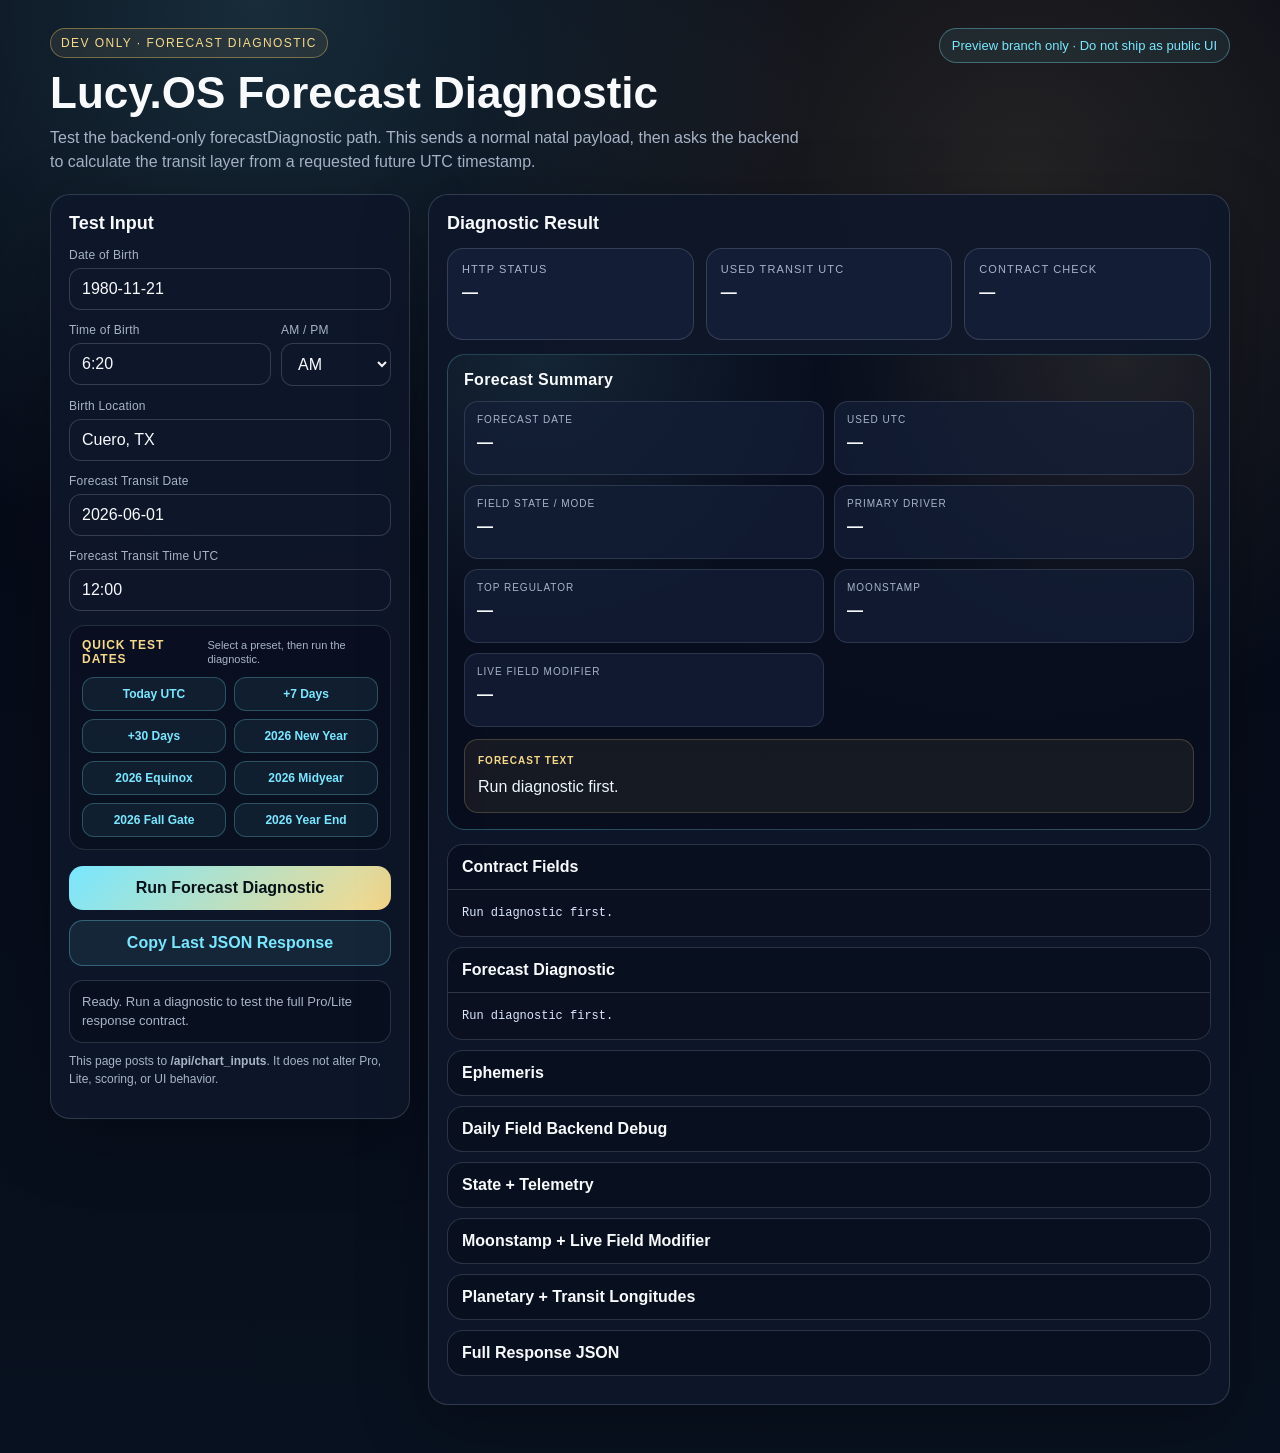
<file: forecast-diagnostic.html>
<!DOCTYPE html>
<html lang="en">
<head>
  <meta charset="UTF-8" />
  <meta name="viewport" content="width=device-width, initial-scale=1.0" />
  <title>Lucy.OS Forecast Diagnostic</title>
  <style>
    :root {
      --bg: #070b16;
      --panel: rgba(15, 23, 42, 0.92);
      --panel2: rgba(20, 31, 56, 0.92);
      --border: rgba(148, 163, 184, 0.25);
      --text: #f8fafc;
      --muted: #a7b4c8;
      --good: #56f0a4;
      --bad: #ff6b7a;
      --warn: #ffd166;
      --accent: #78e7ff;
      --gold: #f8d98a;
      --code: #0b1020;
    }

    * {
      box-sizing: border-box;
    }

    body {
      margin: 0;
      min-height: 100vh;
      font-family: Arial, Helvetica, sans-serif;
      color: var(--text);
      background:
        radial-gradient(circle at 20% 0%, rgba(120, 231, 255, 0.16), transparent 32%),
        radial-gradient(circle at 80% 12%, rgba(248, 217, 138, 0.12), transparent 34%),
        linear-gradient(180deg, #050814 0%, #08111f 100%);
    }

    .wrap {
      width: min(1180px, calc(100% - 28px));
      margin: 0 auto;
      padding: 28px 0 48px;
    }

    .top {
      display: flex;
      justify-content: space-between;
      gap: 16px;
      align-items: flex-start;
      margin-bottom: 20px;
    }

    .eyebrow {
      display: inline-flex;
      padding: 7px 10px;
      border: 1px solid rgba(255, 209, 102, 0.38);
      border-radius: 999px;
      color: var(--gold);
      font-size: 12px;
      letter-spacing: 0.12em;
      text-transform: uppercase;
      background: rgba(248, 217, 138, 0.08);
      margin-bottom: 12px;
    }

    h1 {
      margin: 0;
      font-size: clamp(28px, 4vw, 44px);
      line-height: 1.05;
    }

    .sub {
      margin: 10px 0 0;
      color: var(--muted);
      max-width: 760px;
      line-height: 1.5;
    }

    .pill {
      border: 1px solid rgba(120, 231, 255, 0.35);
      color: var(--accent);
      border-radius: 999px;
      padding: 9px 12px;
      font-size: 13px;
      white-space: nowrap;
      background: rgba(120, 231, 255, 0.07);
    }

    .grid {
      display: grid;
      grid-template-columns: 360px 1fr;
      gap: 18px;
      align-items: start;
    }

    .card {
      border: 1px solid var(--border);
      background: var(--panel);
      border-radius: 20px;
      padding: 18px;
      box-shadow: 0 18px 70px rgba(0, 0, 0, 0.25);
    }

    .card h2 {
      margin: 0 0 14px;
      font-size: 18px;
    }

    label {
      display: block;
      font-size: 12px;
      color: var(--muted);
      margin: 13px 0 6px;
      letter-spacing: 0.02em;
    }

    input,
    select,
    button {
      font: inherit;
    }

    input,
    select {
      width: 100%;
      border: 1px solid rgba(148, 163, 184, 0.28);
      border-radius: 12px;
      padding: 11px 12px;
      color: var(--text);
      background: rgba(15, 23, 42, 0.82);
      outline: none;
    }

    input:focus,
    select:focus {
      border-color: rgba(120, 231, 255, 0.75);
      box-shadow: 0 0 0 3px rgba(120, 231, 255, 0.10);
    }

    .row {
      display: grid;
      grid-template-columns: 1fr 110px;
      gap: 10px;
    }

    .preset-box {
      margin-top: 14px;
      border: 1px solid rgba(148, 163, 184, 0.20);
      background: rgba(8, 13, 28, 0.58);
      border-radius: 16px;
      padding: 12px;
    }

    .preset-head {
      display: flex;
      justify-content: space-between;
      align-items: baseline;
      gap: 10px;
      margin-bottom: 10px;
    }

    .preset-title {
      font-size: 12px;
      color: var(--gold);
      font-weight: 800;
      letter-spacing: 0.08em;
      text-transform: uppercase;
    }

    .preset-note {
      font-size: 11px;
      color: var(--muted);
      line-height: 1.3;
    }

    .preset-grid {
      display: grid;
      grid-template-columns: repeat(2, minmax(0, 1fr));
      gap: 8px;
    }

    .preset-btn {
      border: 1px solid rgba(120, 231, 255, 0.26);
      border-radius: 12px;
      padding: 9px 10px;
      cursor: pointer;
      color: var(--accent);
      background: rgba(120, 231, 255, 0.07);
      font-size: 12px;
      font-weight: 800;
      text-align: center;
    }

    .preset-btn:hover {
      border-color: rgba(248, 217, 138, 0.50);
      color: var(--gold);
      background: rgba(248, 217, 138, 0.08);
    }

    .btn {
      width: 100%;
      margin-top: 16px;
      border: 0;
      border-radius: 14px;
      padding: 13px 14px;
      cursor: pointer;
      color: #041018;
      font-weight: 800;
      background: linear-gradient(135deg, var(--accent), var(--gold));
    }

    .btn.secondary {
      background: rgba(120, 231, 255, 0.08);
      color: var(--accent);
      border: 1px solid rgba(120, 231, 255, 0.32);
      margin-top: 10px;
    }

    .status {
      margin-top: 14px;
      padding: 12px;
      border-radius: 14px;
      background: rgba(8, 13, 28, 0.72);
      border: 1px solid var(--border);
      color: var(--muted);
      line-height: 1.45;
      font-size: 13px;
    }

    .status.good {
      color: var(--good);
      border-color: rgba(86, 240, 164, 0.35);
      background: rgba(86, 240, 164, 0.08);
    }

    .status.bad {
      color: var(--bad);
      border-color: rgba(255, 107, 122, 0.35);
      background: rgba(255, 107, 122, 0.08);
    }

    .summary {
      display: grid;
      grid-template-columns: repeat(3, 1fr);
      gap: 12px;
      margin-bottom: 14px;
    }

    .mini {
      border: 1px solid var(--border);
      background: var(--panel2);
      border-radius: 16px;
      padding: 14px;
      min-height: 92px;
    }

    .mini .k {
      color: var(--muted);
      font-size: 11px;
      text-transform: uppercase;
      letter-spacing: 0.1em;
      margin-bottom: 8px;
    }

    .mini .v {
      font-weight: 800;
      line-height: 1.3;
      word-break: break-word;
    }

    .forecast-card {
      border: 1px solid rgba(120, 231, 255, 0.24);
      background:
        radial-gradient(circle at 12% 0%, rgba(120, 231, 255, 0.11), transparent 34%),
        radial-gradient(circle at 88% 0%, rgba(248, 217, 138, 0.10), transparent 36%),
        rgba(8, 13, 28, 0.82);
      border-radius: 18px;
      padding: 16px;
      margin: 0 0 14px;
    }

    .forecast-card h3 {
      margin: 0 0 12px;
      font-size: 16px;
      letter-spacing: 0.02em;
    }

    .forecast-summary-grid {
      display: grid;
      grid-template-columns: repeat(2, minmax(0, 1fr));
      gap: 10px;
      margin-bottom: 12px;
    }

    .summary-tile {
      border: 1px solid rgba(148, 163, 184, 0.20);
      background: rgba(20, 31, 56, 0.72);
      border-radius: 14px;
      padding: 12px;
      min-height: 74px;
    }

    .summary-tile .k {
      color: var(--muted);
      font-size: 10px;
      text-transform: uppercase;
      letter-spacing: 0.1em;
      margin-bottom: 7px;
    }

    .summary-tile .v {
      font-weight: 800;
      line-height: 1.35;
      word-break: break-word;
    }

    .forecast-text-box {
      border: 1px solid rgba(248, 217, 138, 0.20);
      background: rgba(248, 217, 138, 0.06);
      border-radius: 14px;
      padding: 13px;
      line-height: 1.5;
      color: #eef6ff;
      overflow-wrap: anywhere;
    }

    .forecast-text-box .k {
      color: var(--gold);
      font-size: 10px;
      text-transform: uppercase;
      letter-spacing: 0.1em;
      margin-bottom: 7px;
      font-weight: 800;
    }

    details {
      border: 1px solid var(--border);
      background: rgba(8, 13, 28, 0.72);
      border-radius: 16px;
      margin: 10px 0;
      overflow: hidden;
    }

    summary {
      cursor: pointer;
      padding: 13px 14px;
      color: var(--text);
      font-weight: 800;
      list-style: none;
    }

    summary::-webkit-details-marker {
      display: none;
    }

    pre {
      margin: 0;
      padding: 14px;
      background: var(--code);
      border-top: 1px solid var(--border);
      color: #dce7ff;
      overflow: auto;
      max-height: 360px;
      font-size: 12px;
      line-height: 1.5;
    }

    .missing {
      color: var(--bad);
      font-weight: 800;
    }

    .ok {
      color: var(--good);
      font-weight: 800;
    }

    .note {
      color: var(--muted);
      font-size: 12px;
      line-height: 1.45;
      margin-top: 10px;
    }

    @media (max-width: 880px) {
      .top {
        display: block;
      }

      .pill {
        display: inline-flex;
        margin-top: 14px;
      }

      .grid {
        grid-template-columns: 1fr;
      }

      .summary {
        grid-template-columns: 1fr;
      }

      .forecast-summary-grid {
        grid-template-columns: 1fr;
      }

      .preset-grid {
        grid-template-columns: 1fr;
      }

      .preset-head {
        display: block;
      }

      .preset-note {
        margin-top: 5px;
      }
    }
  </style>
</head>

<body>
  <main class="wrap">
    <div class="top">
      <div>
        <div class="eyebrow">DEV ONLY · Forecast Diagnostic</div>
        <h1>Lucy.OS Forecast Diagnostic</h1>
        <p class="sub">
          Test the backend-only forecastDiagnostic path. This sends a normal natal payload, then asks the backend to calculate the transit layer from a requested future UTC timestamp.
        </p>
      </div>
      <div class="pill">Preview branch only · Do not ship as public UI</div>
    </div>

    <div class="grid">
      <section class="card">
        <h2>Test Input</h2>

        <label for="dob">Date of Birth</label>
        <input id="dob" value="1980-11-21" placeholder="YYYY-MM-DD" />

        <div class="row">
          <div>
            <label for="tobRaw">Time of Birth</label>
            <input id="tobRaw" value="6:20" placeholder="6:20" />
          </div>
          <div>
            <label for="ampm">AM / PM</label>
            <select id="ampm">
              <option selected>AM</option>
              <option>PM</option>
            </select>
          </div>
        </div>

        <label for="locationText">Birth Location</label>
        <input id="locationText" value="Cuero, TX" placeholder="City, State/Country" />

        <label for="transitDate">Forecast Transit Date</label>
        <input id="transitDate" value="2026-06-01" placeholder="YYYY-MM-DD" />

        <label for="transitTime">Forecast Transit Time UTC</label>
        <input id="transitTime" value="12:00" placeholder="HH:MM" />

        <div class="preset-box">
          <div class="preset-head">
            <div class="preset-title">Quick Test Dates</div>
            <div class="preset-note">Select a preset, then run the diagnostic.</div>
          </div>

          <div class="preset-grid">
            <button type="button" class="preset-btn" data-preset="today">Today UTC</button>
            <button type="button" class="preset-btn" data-preset="plus7">+7 Days</button>
            <button type="button" class="preset-btn" data-preset="plus30">+30 Days</button>
            <button type="button" class="preset-btn" data-date="2026-01-01" data-time="12:00">2026 New Year</button>
            <button type="button" class="preset-btn" data-date="2026-03-21" data-time="12:00">2026 Equinox</button>
            <button type="button" class="preset-btn" data-date="2026-06-01" data-time="12:00">2026 Midyear</button>
            <button type="button" class="preset-btn" data-date="2026-09-22" data-time="12:00">2026 Fall Gate</button>
            <button type="button" class="preset-btn" data-date="2026-12-31" data-time="12:00">2026 Year End</button>
          </div>
        </div>

        <button class="btn" id="runBtn">Run Forecast Diagnostic</button>
        <button class="btn secondary" id="copyBtn">Copy Last JSON Response</button>

        <div id="status" class="status">
          Ready. Run a diagnostic to test the full Pro/Lite response contract.
        </div>

        <p class="note">
          This page posts to <strong>/api/chart_inputs</strong>. It does not alter Pro, Lite, scoring, or UI behavior.
        </p>
      </section>

      <section class="card">
        <h2>Diagnostic Result</h2>

        <div class="summary">
          <div class="mini">
            <div class="k">HTTP Status</div>
            <div class="v" id="statusCode">—</div>
          </div>
          <div class="mini">
            <div class="k">Used Transit UTC</div>
            <div class="v" id="usedUtc">—</div>
          </div>
          <div class="mini">
            <div class="k">Contract Check</div>
            <div class="v" id="contractCheck">—</div>
          </div>
        </div>

        <div class="forecast-card" id="forecastSummaryCard">
          <h3>Forecast Summary</h3>

          <div class="forecast-summary-grid">
            <div class="summary-tile">
              <div class="k">Forecast Date</div>
              <div class="v" id="summaryForecastDate">—</div>
            </div>

            <div class="summary-tile">
              <div class="k">Used UTC</div>
              <div class="v" id="summaryUsedUtc">—</div>
            </div>

            <div class="summary-tile">
              <div class="k">Field State / Mode</div>
              <div class="v" id="summaryFieldState">—</div>
            </div>

            <div class="summary-tile">
              <div class="k">Primary Driver</div>
              <div class="v" id="summaryPrimaryDriver">—</div>
            </div>

            <div class="summary-tile">
              <div class="k">Top Regulator</div>
              <div class="v" id="summaryTopRegulator">—</div>
            </div>

            <div class="summary-tile">
              <div class="k">Moonstamp</div>
              <div class="v" id="summaryMoonstamp">—</div>
            </div>

            <div class="summary-tile">
              <div class="k">Live Field Modifier</div>
              <div class="v" id="summaryLiveField">—</div>
            </div>
          </div>

          <div class="forecast-text-box">
            <div class="k">Forecast Text</div>
            <div id="summaryForecastText">Run diagnostic first.</div>
          </div>
        </div>

        <details open>
          <summary>Contract Fields</summary>
          <pre id="contractOutput">Run diagnostic first.</pre>
        </details>

        <details open>
          <summary>Forecast Diagnostic</summary>
          <pre id="forecastOutput">Run diagnostic first.</pre>
        </details>

        <details>
          <summary>Ephemeris</summary>
          <pre id="ephemerisOutput">Run diagnostic first.</pre>
        </details>

        <details>
          <summary>Daily Field Backend Debug</summary>
          <pre id="debugOutput">Run diagnostic first.</pre>
        </details>

        <details>
          <summary>State + Telemetry</summary>
          <pre id="stateOutput">Run diagnostic first.</pre>
        </details>

        <details>
          <summary>Moonstamp + Live Field Modifier</summary>
          <pre id="modifierOutput">Run diagnostic first.</pre>
        </details>

        <details>
          <summary>Planetary + Transit Longitudes</summary>
          <pre id="planetaryOutput">Run diagnostic first.</pre>
        </details>

        <details>
          <summary>Full Response JSON</summary>
          <pre id="fullOutput">Run diagnostic first.</pre>
        </details>
      </section>
    </div>
  </main>

  <script>
    const REQUIRED_FIELDS = [
      "state",
      "baselineState",
      "telemetry",
      "environment",
      "timing",
      "flags",
      "interpretation",
      "forecast",
      "moonstamp",
      "moonstampForecast",
      "ephemeris",
      "inputResolved",
      "planetary",
      "angles",
      "houses",
      "_longitudesDeg",
      "transitLongitudesDeg",
      "liveFieldModifier",
      "dailyFieldBackendDebug",
      "chartKernel",
      "debugEcho",
      "forecastDiagnostic"
    ];

    let lastResponse = null;

    function $(id) {
      return document.getElementById(id);
    }

    function pretty(value) {
      return JSON.stringify(value, null, 2);
    }

    function cleanValue(value, fallback = "—") {
      if (value === undefined || value === null || value === "") {
        return fallback;
      }

      return String(value);
    }

    function setText(id, value, fallback = "—") {
      const el = $(id);
      if (!el) return;
      el.textContent = cleanValue(value, fallback);
    }

    function setStatus(message, type) {
      const el = $("status");
      el.className = "status" + (type ? " " + type : "");
      el.textContent = message;
    }

    function pad2(value) {
      return String(value).padStart(2, "0");
    }

    function formatUtcDate(date) {
      return [
        date.getUTCFullYear(),
        pad2(date.getUTCMonth() + 1),
        pad2(date.getUTCDate())
      ].join("-");
    }

    function formatUtcTime(date) {
      return [
        pad2(date.getUTCHours()),
        pad2(date.getUTCMinutes())
      ].join(":");
    }

    function setForecastInputs(dateValue, timeValue) {
      $("transitDate").value = dateValue;
      $("transitTime").value = timeValue || "12:00";
      setStatus("Preset selected. Run the diagnostic to test this timestamp.", "");
    }

    function applyPreset(button) {
      const preset = button.getAttribute("data-preset");
      const fixedDate = button.getAttribute("data-date");
      const fixedTime = button.getAttribute("data-time") || "12:00";

      if (fixedDate) {
        setForecastInputs(fixedDate, fixedTime);
        return;
      }

      const now = new Date();

      if (preset === "today") {
        setForecastInputs(formatUtcDate(now), formatUtcTime(now));
        return;
      }

      if (preset === "plus7") {
        const future = new Date(now.getTime() + 7 * 24 * 60 * 60 * 1000);
        setForecastInputs(formatUtcDate(future), "12:00");
        return;
      }

      if (preset === "plus30") {
        const future = new Date(now.getTime() + 30 * 24 * 60 * 60 * 1000);
        setForecastInputs(formatUtcDate(future), "12:00");
      }
    }

    function getPayload() {
      return {
        dob: $("dob").value.trim(),
        tobRaw: $("tobRaw").value.trim(),
        ampm: $("ampm").value.trim(),
        locationText: $("locationText").value.trim(),
        forecastDiagnostic: true,
        transitDate: $("transitDate").value.trim(),
        transitTime: $("transitTime").value.trim() || "12:00"
      };
    }

    function getUsedUtc(data) {
      return (
        data?.forecastDiagnostic?.usedUtcDatetime ||
        data?.ephemeris?.transitUtcDatetime ||
        data?.dailyFieldBackendDebug?.transitUtcDatetime ||
        "—"
      );
    }

    function renderForecastSummary(data) {
      const forecastDiagnostic = data?.forecastDiagnostic || {};
      const requestedDate = forecastDiagnostic.requestedTransitDate;
      const requestedTime = forecastDiagnostic.requestedTransitTime;
      const usedUtc = getUsedUtc(data);

      const mode = data?.state?.mode;
      const forecastNowState = data?.forecast?.now?.state;
      const fieldState = [
        cleanValue(mode),
        forecastNowState ? "(" + forecastNowState + ")" : ""
      ].filter(Boolean).join(" ");

      const moonstamp = data?.moonstamp || {};
      const moonstampSummary = [
        moonstamp.state,
        moonstamp.phase,
        moonstamp.illumination !== undefined ? moonstamp.illumination + "% illum." : "",
        moonstamp.moonAge !== undefined ? moonstamp.moonAge + "d age" : ""
      ].filter(Boolean).join(" · ");

      const forecastDate = [
        requestedDate,
        requestedTime ? requestedTime + " UTC" : ""
      ].filter(Boolean).join(" · ");

      setText("summaryForecastDate", forecastDate);
      setText("summaryUsedUtc", usedUtc);
      setText("summaryFieldState", fieldState);
      setText("summaryPrimaryDriver", data?.telemetry?.primaryDriver);
      setText("summaryTopRegulator", data?.telemetry?.topRegulator);
      setText("summaryMoonstamp", moonstampSummary);
      setText("summaryLiveField", data?.liveFieldModifier?.displayTitle, "Unavailable");
      setText("summaryForecastText", data?.forecast?.now?.text, "—");
    }

    function renderResult(statusCode, data) {
      lastResponse = data;

      const missing = REQUIRED_FIELDS.filter((key) => !(key in data));
      const hasForecastDiagnostic = Boolean(data.forecastDiagnostic && data.forecastDiagnostic.enabled);

      $("statusCode").textContent = String(statusCode);
      $("usedUtc").textContent = getUsedUtc(data);

      renderForecastSummary(data);

      if (missing.length) {
        $("contractCheck").innerHTML = '<span class="missing">Missing fields</span>';
        setStatus("Contract check failed. Some expected Pro/Lite response fields are missing.", "bad");
      } else if (!hasForecastDiagnostic) {
        $("contractCheck").innerHTML = '<span class="missing">No forecast flag</span>';
        setStatus("Response returned, but forecastDiagnostic.enabled was not true.", "bad");
      } else {
        $("contractCheck").innerHTML = '<span class="ok">Intact</span>';
        setStatus("Success. Full Pro/Lite response contract appears intact and forecastDiagnostic is enabled.", "good");
      }

      $("contractOutput").textContent = pretty({
        requiredFields: REQUIRED_FIELDS,
        missingFields: missing,
        forecastDiagnosticEnabled: hasForecastDiagnostic
      });

      $("forecastOutput").textContent = pretty(data.forecastDiagnostic || null);
      $("ephemerisOutput").textContent = pretty(data.ephemeris || null);
      $("debugOutput").textContent = pretty(data.dailyFieldBackendDebug || null);
      $("stateOutput").textContent = pretty({
        state: data.state || null,
        baselineState: data.baselineState || null,
        telemetry: data.telemetry || null
      });
      $("modifierOutput").textContent = pretty({
        moonstamp: data.moonstamp || null,
        moonstampForecast: data.moonstampForecast || null,
        liveFieldModifier: data.liveFieldModifier || null
      });
      $("planetaryOutput").textContent = pretty({
        planetary: data.planetary || null,
        transitLongitudesDeg: data.transitLongitudesDeg || null,
        longitudesDeg: data._longitudesDeg || null
      });
      $("fullOutput").textContent = pretty(data);
    }

    async function runDiagnostic() {
      const payload = getPayload();

      $("runBtn").disabled = true;
      $("runBtn").textContent = "Running...";
      setStatus("Sending forecast diagnostic request...", "");

      try {
        const res = await fetch("/api/chart_inputs", {
          method: "POST",
          headers: {
            "Content-Type": "application/json"
          },
          body: JSON.stringify(payload)
        });

        const data = await res.json();

        if (!res.ok) {
          renderResult(res.status, data);
          setStatus("Backend returned an error: " + (data.error || res.status), "bad");
          return;
        }

        renderResult(res.status, data);
      } catch (error) {
        setStatus("Request failed: " + error.message, "bad");
        $("fullOutput").textContent = String(error && error.stack ? error.stack : error);
      } finally {
        $("runBtn").disabled = false;
        $("runBtn").textContent = "Run Forecast Diagnostic";
      }
    }

    async function copyLastResponse() {
      if (!lastResponse) {
        setStatus("No response to copy yet.", "bad");
        return;
      }

      try {
        await navigator.clipboard.writeText(pretty(lastResponse));
        setStatus("Copied last JSON response to clipboard.", "good");
      } catch (error) {
        setStatus("Could not copy response: " + error.message, "bad");
      }
    }

    document.querySelectorAll(".preset-btn").forEach((button) => {
      button.addEventListener("click", () => applyPreset(button));
    });

    $("runBtn").addEventListener("click", runDiagnostic);
    $("copyBtn").addEventListener("click", copyLastResponse);
  </script>
</body>
</html>
</file>
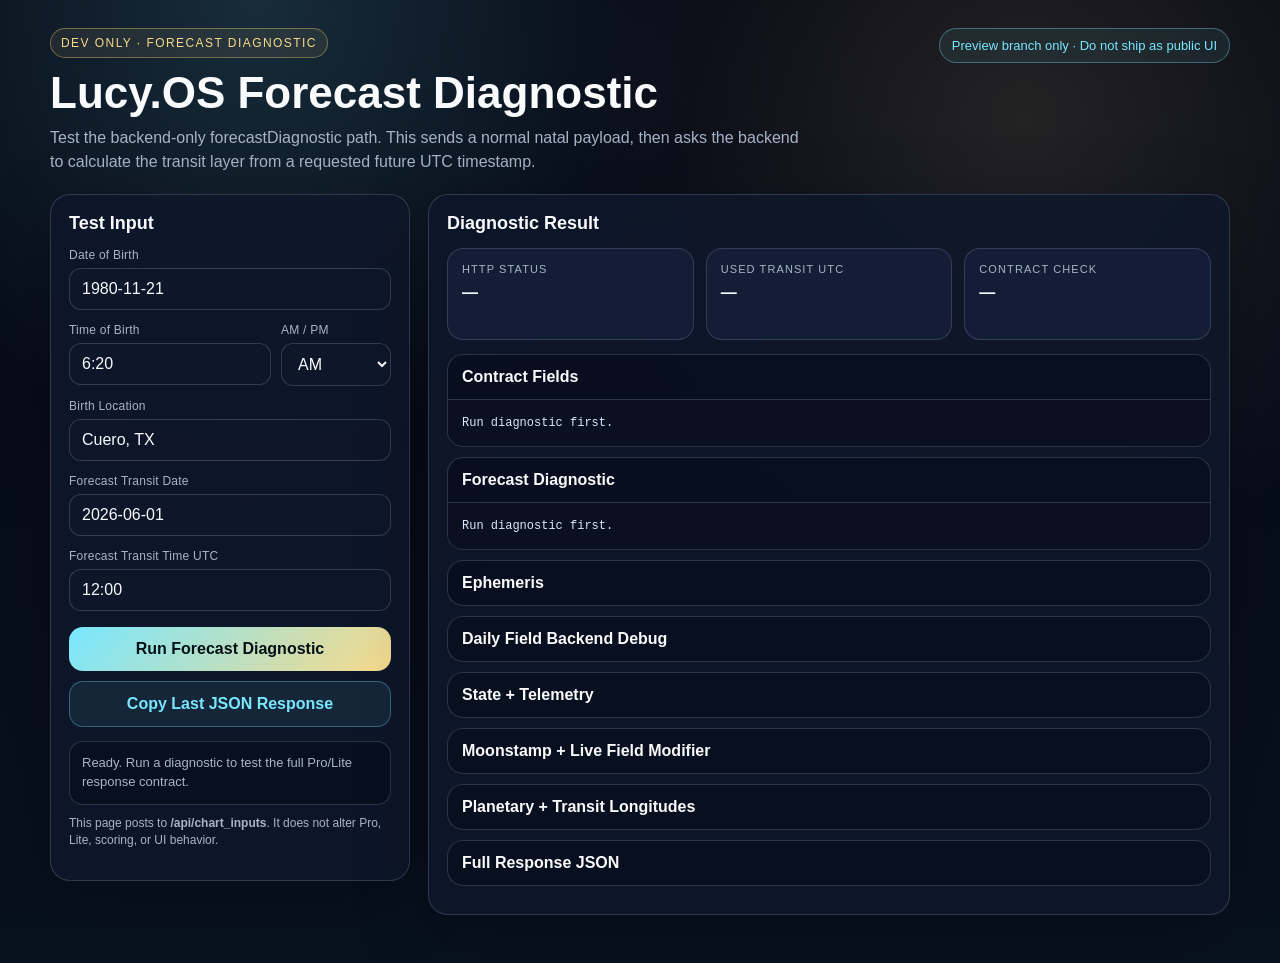
<file: api/forecast-diagnostic-.html>
<!DOCTYPE html>
<html lang="en">
<head>
  <meta charset="UTF-8" />
  <meta name="viewport" content="width=device-width, initial-scale=1.0" />
  <title>Lucy.OS Forecast Diagnostic</title>
  <style>
    :root {
      --bg: #070b16;
      --panel: rgba(15, 23, 42, 0.92);
      --panel2: rgba(20, 31, 56, 0.92);
      --border: rgba(148, 163, 184, 0.25);
      --text: #f8fafc;
      --muted: #a7b4c8;
      --good: #56f0a4;
      --bad: #ff6b7a;
      --warn: #ffd166;
      --accent: #78e7ff;
      --gold: #f8d98a;
      --code: #0b1020;
    }

    * {
      box-sizing: border-box;
    }

    body {
      margin: 0;
      min-height: 100vh;
      font-family: Arial, Helvetica, sans-serif;
      color: var(--text);
      background:
        radial-gradient(circle at 20% 0%, rgba(120, 231, 255, 0.16), transparent 32%),
        radial-gradient(circle at 80% 12%, rgba(248, 217, 138, 0.12), transparent 34%),
        linear-gradient(180deg, #050814 0%, #08111f 100%);
    }

    .wrap {
      width: min(1180px, calc(100% - 28px));
      margin: 0 auto;
      padding: 28px 0 48px;
    }

    .top {
      display: flex;
      justify-content: space-between;
      gap: 16px;
      align-items: flex-start;
      margin-bottom: 20px;
    }

    .eyebrow {
      display: inline-flex;
      padding: 7px 10px;
      border: 1px solid rgba(255, 209, 102, 0.38);
      border-radius: 999px;
      color: var(--gold);
      font-size: 12px;
      letter-spacing: 0.12em;
      text-transform: uppercase;
      background: rgba(248, 217, 138, 0.08);
      margin-bottom: 12px;
    }

    h1 {
      margin: 0;
      font-size: clamp(28px, 4vw, 44px);
      line-height: 1.05;
    }

    .sub {
      margin: 10px 0 0;
      color: var(--muted);
      max-width: 760px;
      line-height: 1.5;
    }

    .pill {
      border: 1px solid rgba(120, 231, 255, 0.35);
      color: var(--accent);
      border-radius: 999px;
      padding: 9px 12px;
      font-size: 13px;
      white-space: nowrap;
      background: rgba(120, 231, 255, 0.07);
    }

    .grid {
      display: grid;
      grid-template-columns: 360px 1fr;
      gap: 18px;
      align-items: start;
    }

    .card {
      border: 1px solid var(--border);
      background: var(--panel);
      border-radius: 20px;
      padding: 18px;
      box-shadow: 0 18px 70px rgba(0, 0, 0, 0.25);
    }

    .card h2 {
      margin: 0 0 14px;
      font-size: 18px;
    }

    label {
      display: block;
      font-size: 12px;
      color: var(--muted);
      margin: 13px 0 6px;
      letter-spacing: 0.02em;
    }

    input,
    select,
    button {
      font: inherit;
    }

    input,
    select {
      width: 100%;
      border: 1px solid rgba(148, 163, 184, 0.28);
      border-radius: 12px;
      padding: 11px 12px;
      color: var(--text);
      background: rgba(15, 23, 42, 0.82);
      outline: none;
    }

    input:focus,
    select:focus {
      border-color: rgba(120, 231, 255, 0.75);
      box-shadow: 0 0 0 3px rgba(120, 231, 255, 0.10);
    }

    .row {
      display: grid;
      grid-template-columns: 1fr 110px;
      gap: 10px;
    }

    .btn {
      width: 100%;
      margin-top: 16px;
      border: 0;
      border-radius: 14px;
      padding: 13px 14px;
      cursor: pointer;
      color: #041018;
      font-weight: 800;
      background: linear-gradient(135deg, var(--accent), var(--gold));
    }

    .btn.secondary {
      background: rgba(120, 231, 255, 0.08);
      color: var(--accent);
      border: 1px solid rgba(120, 231, 255, 0.32);
      margin-top: 10px;
    }

    .status {
      margin-top: 14px;
      padding: 12px;
      border-radius: 14px;
      background: rgba(8, 13, 28, 0.72);
      border: 1px solid var(--border);
      color: var(--muted);
      line-height: 1.45;
      font-size: 13px;
    }

    .status.good {
      color: var(--good);
      border-color: rgba(86, 240, 164, 0.35);
      background: rgba(86, 240, 164, 0.08);
    }

    .status.bad {
      color: var(--bad);
      border-color: rgba(255, 107, 122, 0.35);
      background: rgba(255, 107, 122, 0.08);
    }

    .summary {
      display: grid;
      grid-template-columns: repeat(3, 1fr);
      gap: 12px;
      margin-bottom: 14px;
    }

    .mini {
      border: 1px solid var(--border);
      background: var(--panel2);
      border-radius: 16px;
      padding: 14px;
      min-height: 92px;
    }

    .mini .k {
      color: var(--muted);
      font-size: 11px;
      text-transform: uppercase;
      letter-spacing: 0.1em;
      margin-bottom: 8px;
    }

    .mini .v {
      font-weight: 800;
      line-height: 1.3;
      word-break: break-word;
    }

    details {
      border: 1px solid var(--border);
      background: rgba(8, 13, 28, 0.72);
      border-radius: 16px;
      margin: 10px 0;
      overflow: hidden;
    }

    summary {
      cursor: pointer;
      padding: 13px 14px;
      color: var(--text);
      font-weight: 800;
      list-style: none;
    }

    summary::-webkit-details-marker {
      display: none;
    }

    pre {
      margin: 0;
      padding: 14px;
      background: var(--code);
      border-top: 1px solid var(--border);
      color: #dce7ff;
      overflow: auto;
      max-height: 360px;
      font-size: 12px;
      line-height: 1.5;
    }

    .missing {
      color: var(--bad);
      font-weight: 800;
    }

    .ok {
      color: var(--good);
      font-weight: 800;
    }

    .note {
      color: var(--muted);
      font-size: 12px;
      line-height: 1.45;
      margin-top: 10px;
    }

    @media (max-width: 880px) {
      .top {
        display: block;
      }

      .pill {
        display: inline-flex;
        margin-top: 14px;
      }

      .grid {
        grid-template-columns: 1fr;
      }

      .summary {
        grid-template-columns: 1fr;
      }
    }
  </style>
</head>

<body>
  <main class="wrap">
    <div class="top">
      <div>
        <div class="eyebrow">DEV ONLY · Forecast Diagnostic</div>
        <h1>Lucy.OS Forecast Diagnostic</h1>
        <p class="sub">
          Test the backend-only forecastDiagnostic path. This sends a normal natal payload, then asks the backend to calculate the transit layer from a requested future UTC timestamp.
        </p>
      </div>
      <div class="pill">Preview branch only · Do not ship as public UI</div>
    </div>

    <div class="grid">
      <section class="card">
        <h2>Test Input</h2>

        <label for="dob">Date of Birth</label>
        <input id="dob" value="1980-11-21" placeholder="YYYY-MM-DD" />

        <div class="row">
          <div>
            <label for="tobRaw">Time of Birth</label>
            <input id="tobRaw" value="6:20" placeholder="6:20" />
          </div>
          <div>
            <label for="ampm">AM / PM</label>
            <select id="ampm">
              <option selected>AM</option>
              <option>PM</option>
            </select>
          </div>
        </div>

        <label for="locationText">Birth Location</label>
        <input id="locationText" value="Cuero, TX" placeholder="City, State/Country" />

        <label for="transitDate">Forecast Transit Date</label>
        <input id="transitDate" value="2026-06-01" placeholder="YYYY-MM-DD" />

        <label for="transitTime">Forecast Transit Time UTC</label>
        <input id="transitTime" value="12:00" placeholder="HH:MM" />

        <button class="btn" id="runBtn">Run Forecast Diagnostic</button>
        <button class="btn secondary" id="copyBtn">Copy Last JSON Response</button>

        <div id="status" class="status">
          Ready. Run a diagnostic to test the full Pro/Lite response contract.
        </div>

        <p class="note">
          This page posts to <strong>/api/chart_inputs</strong>. It does not alter Pro, Lite, scoring, or UI behavior.
        </p>
      </section>

      <section class="card">
        <h2>Diagnostic Result</h2>

        <div class="summary">
          <div class="mini">
            <div class="k">HTTP Status</div>
            <div class="v" id="statusCode">—</div>
          </div>
          <div class="mini">
            <div class="k">Used Transit UTC</div>
            <div class="v" id="usedUtc">—</div>
          </div>
          <div class="mini">
            <div class="k">Contract Check</div>
            <div class="v" id="contractCheck">—</div>
          </div>
        </div>

        <details open>
          <summary>Contract Fields</summary>
          <pre id="contractOutput">Run diagnostic first.</pre>
        </details>

        <details open>
          <summary>Forecast Diagnostic</summary>
          <pre id="forecastOutput">Run diagnostic first.</pre>
        </details>

        <details>
          <summary>Ephemeris</summary>
          <pre id="ephemerisOutput">Run diagnostic first.</pre>
        </details>

        <details>
          <summary>Daily Field Backend Debug</summary>
          <pre id="debugOutput">Run diagnostic first.</pre>
        </details>

        <details>
          <summary>State + Telemetry</summary>
          <pre id="stateOutput">Run diagnostic first.</pre>
        </details>

        <details>
          <summary>Moonstamp + Live Field Modifier</summary>
          <pre id="modifierOutput">Run diagnostic first.</pre>
        </details>

        <details>
          <summary>Planetary + Transit Longitudes</summary>
          <pre id="planetaryOutput">Run diagnostic first.</pre>
        </details>

        <details>
          <summary>Full Response JSON</summary>
          <pre id="fullOutput">Run diagnostic first.</pre>
        </details>
      </section>
    </div>
  </main>

  <script>
    const REQUIRED_FIELDS = [
      "state",
      "baselineState",
      "telemetry",
      "environment",
      "timing",
      "flags",
      "interpretation",
      "forecast",
      "moonstamp",
      "moonstampForecast",
      "ephemeris",
      "inputResolved",
      "planetary",
      "angles",
      "houses",
      "_longitudesDeg",
      "transitLongitudesDeg",
      "liveFieldModifier",
      "dailyFieldBackendDebug",
      "chartKernel",
      "debugEcho",
      "forecastDiagnostic"
    ];

    let lastResponse = null;

    function $(id) {
      return document.getElementById(id);
    }

    function pretty(value) {
      return JSON.stringify(value, null, 2);
    }

    function setStatus(message, type) {
      const el = $("status");
      el.className = "status" + (type ? " " + type : "");
      el.textContent = message;
    }

    function getPayload() {
      return {
        dob: $("dob").value.trim(),
        tobRaw: $("tobRaw").value.trim(),
        ampm: $("ampm").value.trim(),
        locationText: $("locationText").value.trim(),
        forecastDiagnostic: true,
        transitDate: $("transitDate").value.trim(),
        transitTime: $("transitTime").value.trim() || "12:00"
      };
    }

    function renderResult(statusCode, data) {
      lastResponse = data;

      const missing = REQUIRED_FIELDS.filter((key) => !(key in data));
      const hasForecastDiagnostic = Boolean(data.forecastDiagnostic && data.forecastDiagnostic.enabled);

      $("statusCode").textContent = String(statusCode);
      $("usedUtc").textContent =
        data?.forecastDiagnostic?.usedUtcDatetime ||
        data?.ephemeris?.transitUtcDatetime ||
        data?.dailyFieldBackendDebug?.transitUtcDatetime ||
        "—";

      if (missing.length) {
        $("contractCheck").innerHTML = '<span class="missing">Missing fields</span>';
        setStatus("Contract check failed. Some expected Pro/Lite response fields are missing.", "bad");
      } else if (!hasForecastDiagnostic) {
        $("contractCheck").innerHTML = '<span class="missing">No forecast flag</span>';
        setStatus("Response returned, but forecastDiagnostic.enabled was not true.", "bad");
      } else {
        $("contractCheck").innerHTML = '<span class="ok">Intact</span>';
        setStatus("Success. Full Pro/Lite response contract appears intact and forecastDiagnostic is enabled.", "good");
      }

      $("contractOutput").textContent = pretty({
        requiredFields: REQUIRED_FIELDS,
        missingFields: missing,
        forecastDiagnosticEnabled: hasForecastDiagnostic
      });

      $("forecastOutput").textContent = pretty(data.forecastDiagnostic || null);
      $("ephemerisOutput").textContent = pretty(data.ephemeris || null);
      $("debugOutput").textContent = pretty(data.dailyFieldBackendDebug || null);
      $("stateOutput").textContent = pretty({
        state: data.state || null,
        baselineState: data.baselineState || null,
        telemetry: data.telemetry || null
      });
      $("modifierOutput").textContent = pretty({
        moonstamp: data.moonstamp || null,
        moonstampForecast: data.moonstampForecast || null,
        liveFieldModifier: data.liveFieldModifier || null
      });
      $("planetaryOutput").textContent = pretty({
        planetary: data.planetary || null,
        transitLongitudesDeg: data.transitLongitudesDeg || null,
        longitudesDeg: data._longitudesDeg || null
      });
      $("fullOutput").textContent = pretty(data);
    }

    async function runDiagnostic() {
      const payload = getPayload();

      $("runBtn").disabled = true;
      $("runBtn").textContent = "Running...";
      setStatus("Sending forecast diagnostic request...", "");

      try {
        const res = await fetch("/api/chart_inputs", {
          method: "POST",
          headers: {
            "Content-Type": "application/json"
          },
          body: JSON.stringify(payload)
        });

        const data = await res.json();

        if (!res.ok) {
          renderResult(res.status, data);
          setStatus("Backend returned an error: " + (data.error || res.status), "bad");
          return;
        }

        renderResult(res.status, data);
      } catch (error) {
        setStatus("Request failed: " + error.message, "bad");
        $("fullOutput").textContent = String(error && error.stack ? error.stack : error);
      } finally {
        $("runBtn").disabled = false;
        $("runBtn").textContent = "Run Forecast Diagnostic";
      }
    }

    async function copyLastResponse() {
      if (!lastResponse) {
        setStatus("No response to copy yet.", "bad");
        return;
      }

      try {
        await navigator.clipboard.writeText(pretty(lastResponse));
        setStatus("Copied last JSON response to clipboard.", "good");
      } catch (error) {
        setStatus("Could not copy response: " + error.message, "bad");
      }
    }

    $("runBtn").addEventListener("click", runDiagnostic);
    $("copyBtn").addEventListener("click", copyLastResponse);
  </script>
</body>
</html>
</file>
